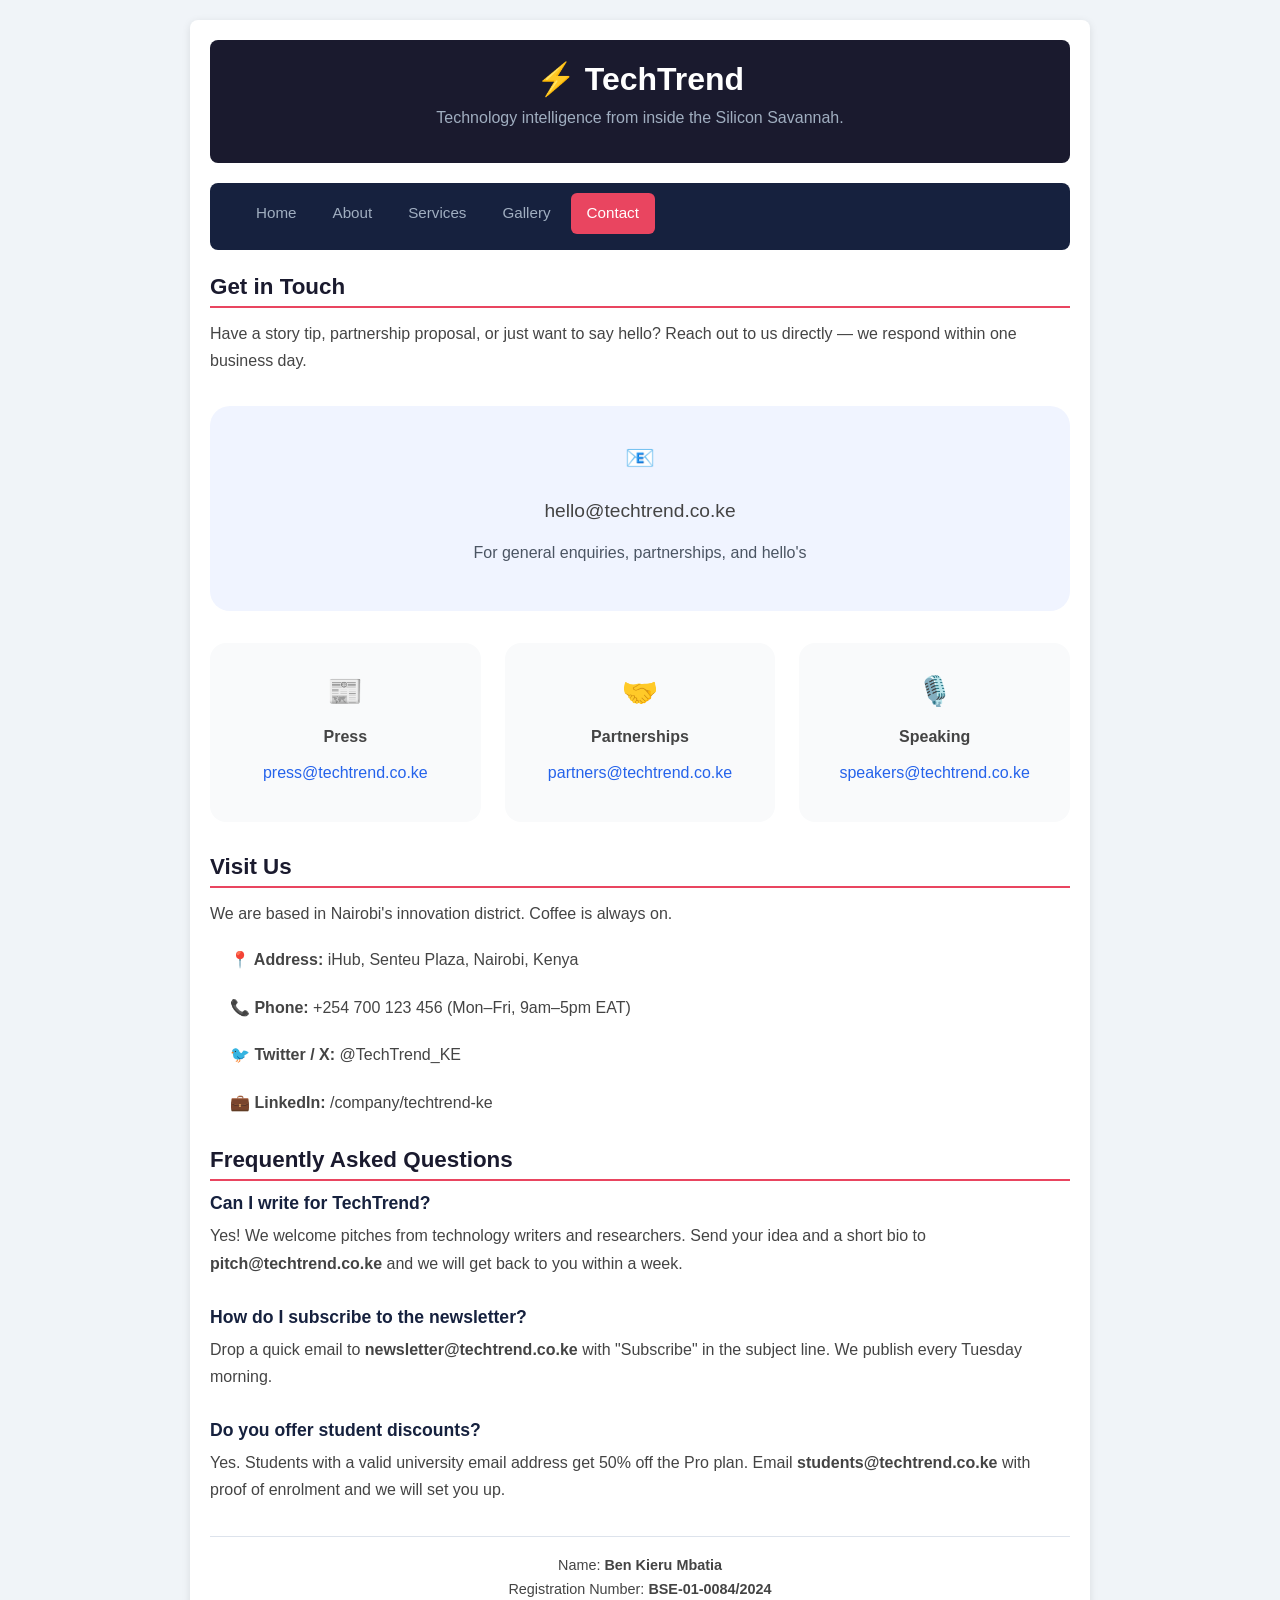
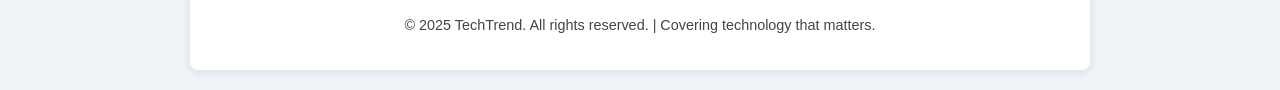
<file: contact.html>
<!DOCTYPE html>
<html lang="en">
<head>
    <meta charset="UTF-8">
    <meta name="viewport" content="width=device-width, initial-scale=1.0">
    <title>TechTrend – Contact</title>
    <link rel="stylesheet" href="styles.css">
</head>
<body>
    <div class="container">

        <header>
            <h1>⚡ TechTrend</h1>
            <p>Technology intelligence from inside the Silicon Savannah.</p>
        </header>

        <nav>
            <ul>
                <li><a href="index.html">Home</a></li>
                <li><a href="about.html">About</a></li>
                <li><a href="services.html">Services</a></li>
                <li><a href="gallery.html">Gallery</a></li>
                <li><a href="contact.html" class="active">Contact</a></li>
            </ul>
        </nav>

        <h2>Get in Touch</h2>
        <p>
            Have a story tip, partnership proposal, or just want to say hello? 
            Reach out to us directly — we respond within one business day.
        </p>

        <div style="background: #f0f4ff; padding: 2rem; border-radius: 20px; text-align: center; margin: 2rem 0;">
            <p style="font-size: 1.5rem; margin-bottom: 1rem;">📧</p>
            <p style="font-size: 1.2rem; font-weight: 500;">hello@techtrend.co.ke</p>
            <p style="color: #4b5563;">For general enquiries, partnerships, and hello's</p>
        </div>

        <div style="display: flex; gap: 1.5rem; flex-wrap: wrap; justify-content: center; margin: 2rem 0;">
            <div style="background: #f9fafb; padding: 1.5rem; border-radius: 16px; flex: 1; min-width: 200px; text-align: center;">
                <p style="font-size: 1.8rem; margin: 0;">📰</p>
                <p style="font-weight: 600; margin: 0.5rem 0;">Press</p>
                <p style="color: #2563eb;">press@techtrend.co.ke</p>
            </div>
            <div style="background: #f9fafb; padding: 1.5rem; border-radius: 16px; flex: 1; min-width: 200px; text-align: center;">
                <p style="font-size: 1.8rem; margin: 0;">🤝</p>
                <p style="font-weight: 600; margin: 0.5rem 0;">Partnerships</p>
                <p style="color: #2563eb;">partners@techtrend.co.ke</p>
            </div>
            <div style="background: #f9fafb; padding: 1.5rem; border-radius: 16px; flex: 1; min-width: 200px; text-align: center;">
                <p style="font-size: 1.8rem; margin: 0;">🎙️</p>
                <p style="font-weight: 600; margin: 0.5rem 0;">Speaking</p>
                <p style="color: #2563eb;">speakers@techtrend.co.ke</p>
            </div>
        </div>

        <h2>Visit Us</h2>
        <p>We are based in Nairobi's innovation district. Coffee is always on.</p>

        <ul style="list-style: none; padding: 0;">
            <li style="padding: 0.5rem 0;"><strong>📍 Address:</strong> iHub, Senteu Plaza, Nairobi, Kenya</li>
            <li style="padding: 0.5rem 0;"><strong>📞 Phone:</strong> +254 700 123 456 (Mon–Fri, 9am–5pm EAT)</li>
            <li style="padding: 0.5rem 0;"><strong>🐦 Twitter / X:</strong> @TechTrend_KE</li>
            <li style="padding: 0.5rem 0;"><strong>💼 LinkedIn:</strong> /company/techtrend-ke</li>
        </ul>

        <h2>Frequently Asked Questions</h2>

        <h3>Can I write for TechTrend?</h3>
        <p>
            Yes! We welcome pitches from technology writers and researchers. 
            Send your idea and a short bio to <strong>pitch@techtrend.co.ke</strong> and we will get back to you within a week.
        </p>
        <br/>

        <h3>How do I subscribe to the newsletter?</h3>
        <p>
            Drop a quick email to <strong>newsletter@techtrend.co.ke</strong> with "Subscribe" in the subject line. 
            We publish every Tuesday morning.
        </p>
        <br/>

        <h3>Do you offer student discounts?</h3>
        <p>
            Yes. Students with a valid university email address get 50% off the Pro plan. 
            Email <strong>students@techtrend.co.ke</strong> with proof of enrolment and we will set you up.
        </p>

        <footer>
            <p>Name: <b> Ben Kieru Mbatia </b> <br/> Registration Number: <b> BSE-01-0084/2024</b> </p>
            <p>© 2025 TechTrend. All rights reserved. | Covering technology that matters.</p>
        </footer>

    </div>
</body>
</html>
</file>
<file: styles.css>
* {
    margin: 0;
    padding: 0;
    box-sizing: border-box;
}

body {
    font-family: Arial, sans-serif;
    background-color: #f0f4f8;
    color: #222;
    padding: 20px;
}

.container {
    max-width: 900px;
    margin: auto;
    background-color: #ffffff;
    padding: 20px;
    border-radius: 8px;
    box-shadow: 0 2px 8px rgba(0, 0, 0, 0.1);
}

/*
   Header
*/

header {
    background-color: #1a1a2e;
    color: white;
    padding: 20px;
    border-radius: 8px;
    text-align: center;
    margin-bottom: 20px;
}

header h1 {
    font-size: 2rem;
    margin-bottom: 6px;
}

header p {
    font-size: 1rem;
    color: #a0aec0;
}

/*
   Navigation
*/
nav {
    background-color: #16213e;
    border-radius: 8px;
    margin-bottom: 24px;
    padding: 0 10px;
}

nav ul {
    list-style: none;
    display: flex;
    flex-wrap: wrap;
    gap: 4px;
    padding: 10px 0;
}

nav ul li a {
    display: block;
    padding: 8px 16px;
    color: #a0aec0;
    text-decoration: none;
    border-radius: 6px;
    font-size: 0.95rem;
}

nav ul li a:hover {
    background-color: #0f3460;
    color: #ffffff;
}

nav ul li a.active {
    background-color: #e94560;
    color: #ffffff;
}

/*
   Headings
*/
h2 {
    color: #1a1a2e;
    font-size: 1.4rem;
    border-bottom: 2px solid #e94560;
    padding-bottom: 6px;
    margin: 24px 0 12px;
}

h3 {
    color: #16213e;
    font-size: 1.1rem;
    margin-bottom: 8px;
}

/*
   Paragraphs and Text
*/
p {
    line-height: 1.7;
    margin-bottom: 12px;
    color: #444;
}

/*
   Highlight / Quote Box
*/
.highlight {
    background-color: #eef2ff;
    border-left: 4px solid #e94560;
    padding: 12px 16px;
    font-style: italic;
    margin: 20px 0;
    border-radius: 0 6px 6px 0;
    color: #333;
}

/*
   Post-tags
*/
.post-tag {
    display: inline-block;
    background: #e0e7ff;
    color: #1e1b4b;
    font-weight: 600;
    font-size: 13px;
    text-transform: uppercase;
    letter-spacing: 0.5px;
    padding: 6px 16px;
    border-radius: 30px;
    border: 1px solid #a5b4fc;
    margin-bottom: 12px;
    transition: all 0.2s ease;
}

.post-tag:hover {
    background: #c7d2fe;
    border-color: #6366f1;
}

/*
   Images
*/
img {
    display: block;
    margin: 16px auto;
    max-width: 100%;
    border-radius: 6px;
}

.article-img {
    width: 100%;
    height: 220px;
    object-fit: cover;
    border-radius: 6px;
    margin-bottom: 10px;
}

/*
   Cards (articles / services)
*/
.cards {
    display: flex;
    flex-wrap: wrap;
    gap: 16px;
    margin: 16px 0;
}

.card {
    flex: 1 1 260px;
    background-color: #f7f9fc;
    border: 1px solid #dde3ec;
    border-radius: 8px;
    padding: 16px;
}

.card-tag {
    display: inline-block;
    background-color: #e94560;
    color: white;
    font-size: 0.75rem;
    padding: 2px 8px;
    border-radius: 4px;
    margin-bottom: 8px;
    text-transform: uppercase;
    letter-spacing: 0.5px;
}

/*
   Lists
*/
ul {
    margin-left: 20px;
    margin-bottom: 12px;
}

ul li {
    margin-bottom: 6px;
    color: #444;
    line-height: 1.6;
}

/*
   Video
*/
video {
    width: 100%;
    border-radius: 6px;
    margin: 16px 0;
}

/*
   Audio
*/
audio {
    width: 100%;
    margin: 10px 0;
}

/*
   Gallery Grid
*/
.gallery {
    display: flex;
    flex-wrap: wrap;
    gap: 12px;
    margin: 16px 0;
}

.gallery img {
    width: calc(33% - 8px);
    height: 180px;
    object-fit: cover;
    margin: 0;
    border-radius: 6px;
    border: 1px solid #dde3ec;
}

/* ===== Lightbox Gallery ===== */

.gallery img {
    cursor: pointer;
    transition: transform 0.2s ease;
}

.gallery img:hover {
    transform: scale(1.05);
}

/* Lightbox */
#lightbox {
    display: none;
    position: fixed;
    z-index: 1000;
    padding-top: 60px;
    left: 0;
    top: 0;
    width: 100%;
    height: 100%;
    background-color: rgba(0,0,0,0.9);
    text-align: center;
}

#lightbox img {
    max-width: 80%;
    max-height: 60%;
    margin-bottom: 10px;
}

#lightboxCaption {
    color: white;
    margin-bottom: 20px;
}

#closeBtn {
    position: absolute;
    top: 20px;
    right: 30px;
    color: white;
    font-size: 30px;
    cursor: pointer;
}

#prevBtn, #nextBtn {
    padding: 10px 20px;
    margin: 10px;
    border: none;
    background-color: #e94560;
    color: white;
    border-radius: 6px;
    cursor: pointer;
}

/*
   Stats Row
*/
.stats {
    display: flex;
    flex-wrap: wrap;
    gap: 12px;
    margin: 16px 0 24px;
}

.stat {
    flex: 1 1 160px;
    background-color: #1a1a2e;
    color: white;
    border-radius: 8px;
    padding: 16px;
    text-align: center;
}

.stat-num {
    font-size: 1.8rem;
    font-weight: bold;
    color: #e94560;
}

.stat-label {
    font-size: 0.8rem;
    color: #a0aec0;
    margin-top: 4px;
}

/*
   Footer
*/
footer {
    text-align: center;
    margin-top: 32px;
    padding-top: 16px;
    border-top: 1px solid #dde3ec;
    color: gray;
    font-size: 0.9rem;
}

/*
   Responsive to screen size
*/
@media (max-width: 600px) {
    header h1 {
        font-size: 1.5rem;
    }

    nav ul {
        flex-direction: column;
    }

    .gallery img {
        width: calc(50% - 6px);
    }

    .cards {
        flex-direction: column;
    }

    .stats {
        flex-direction: column;
    }
}
</file>
